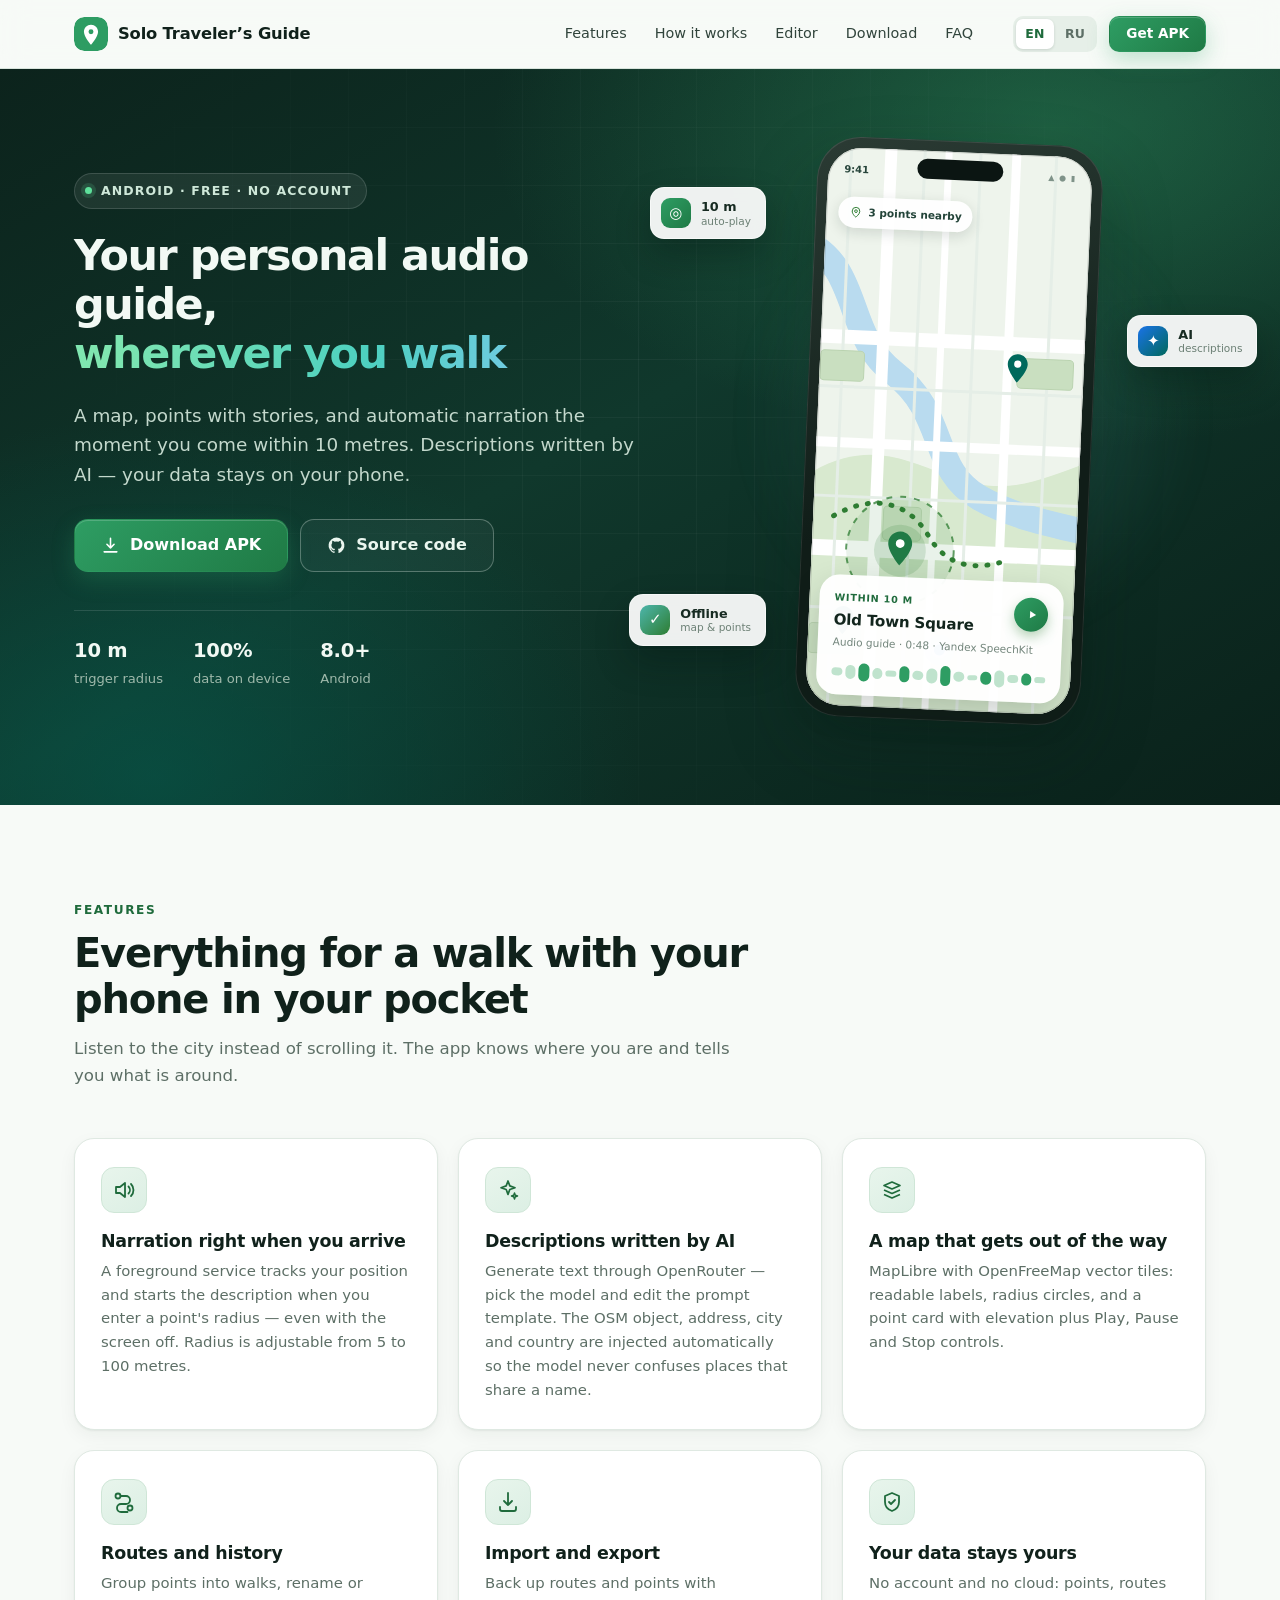
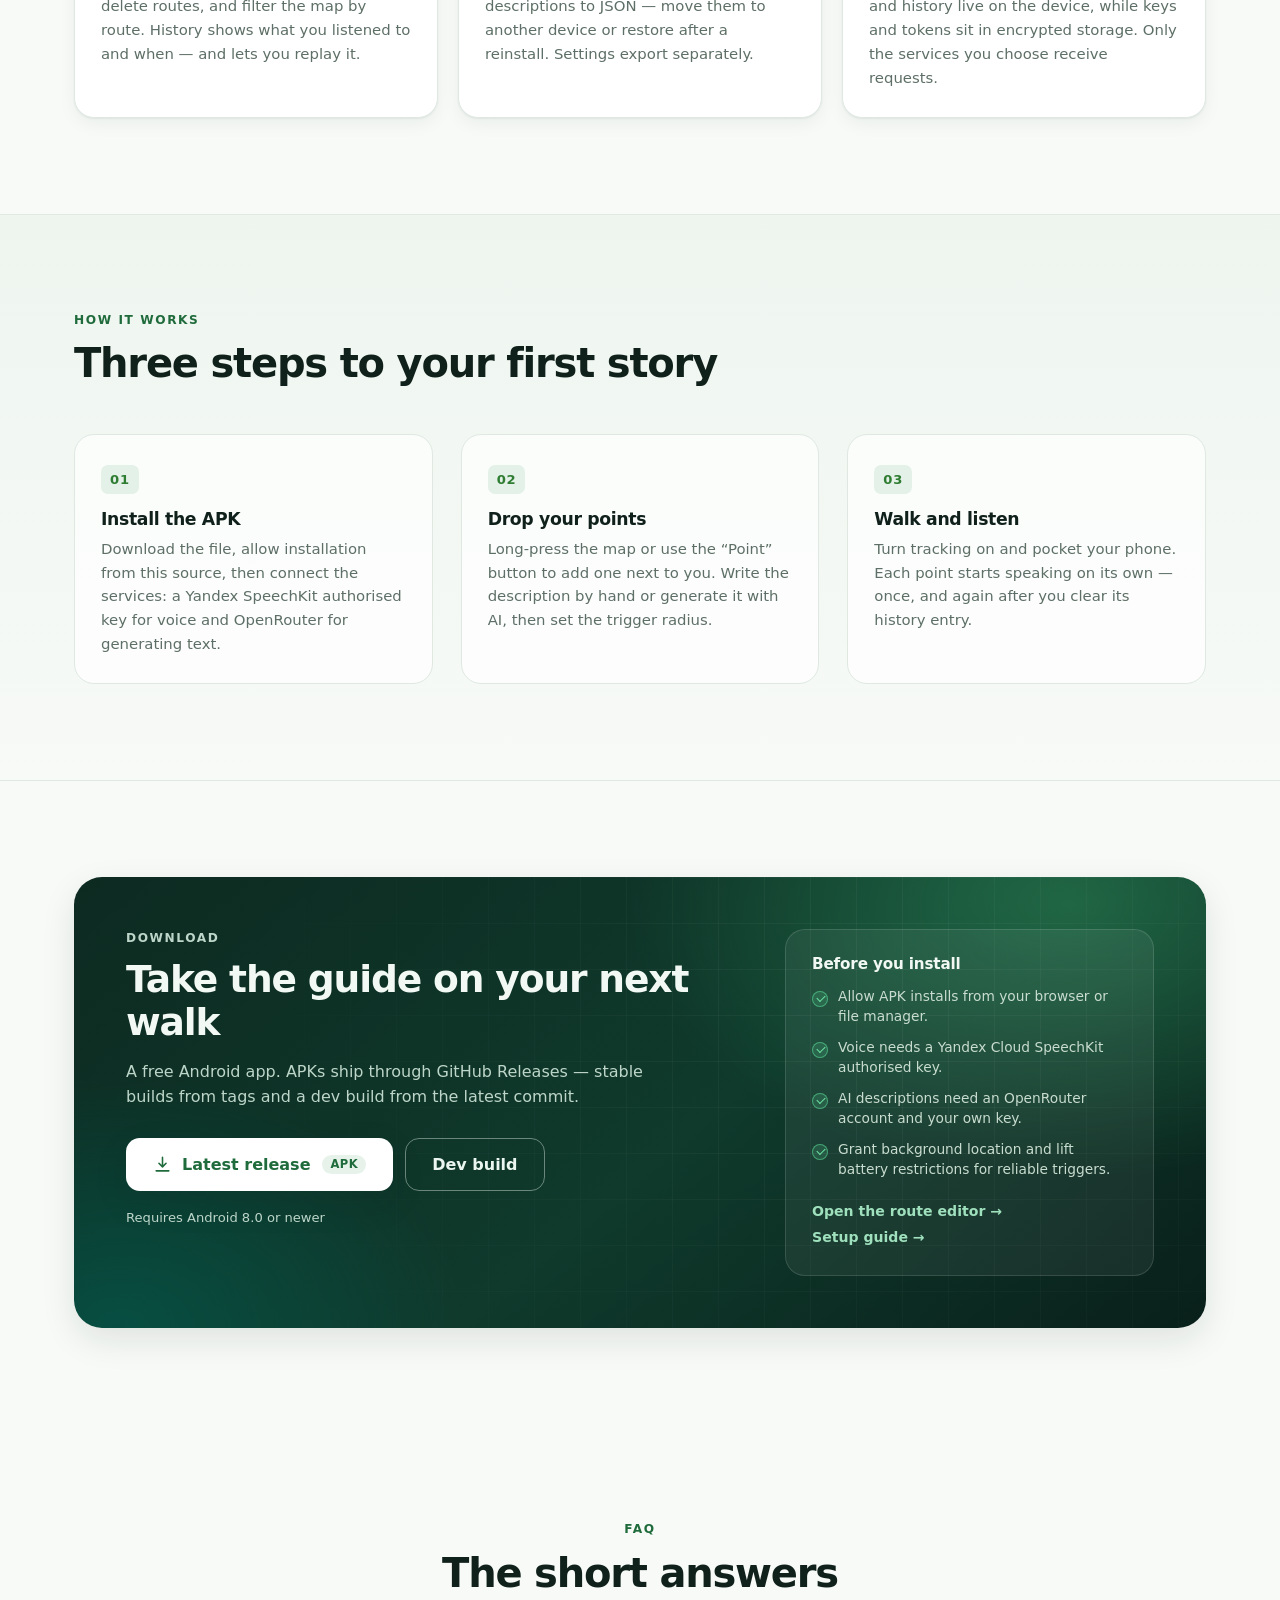
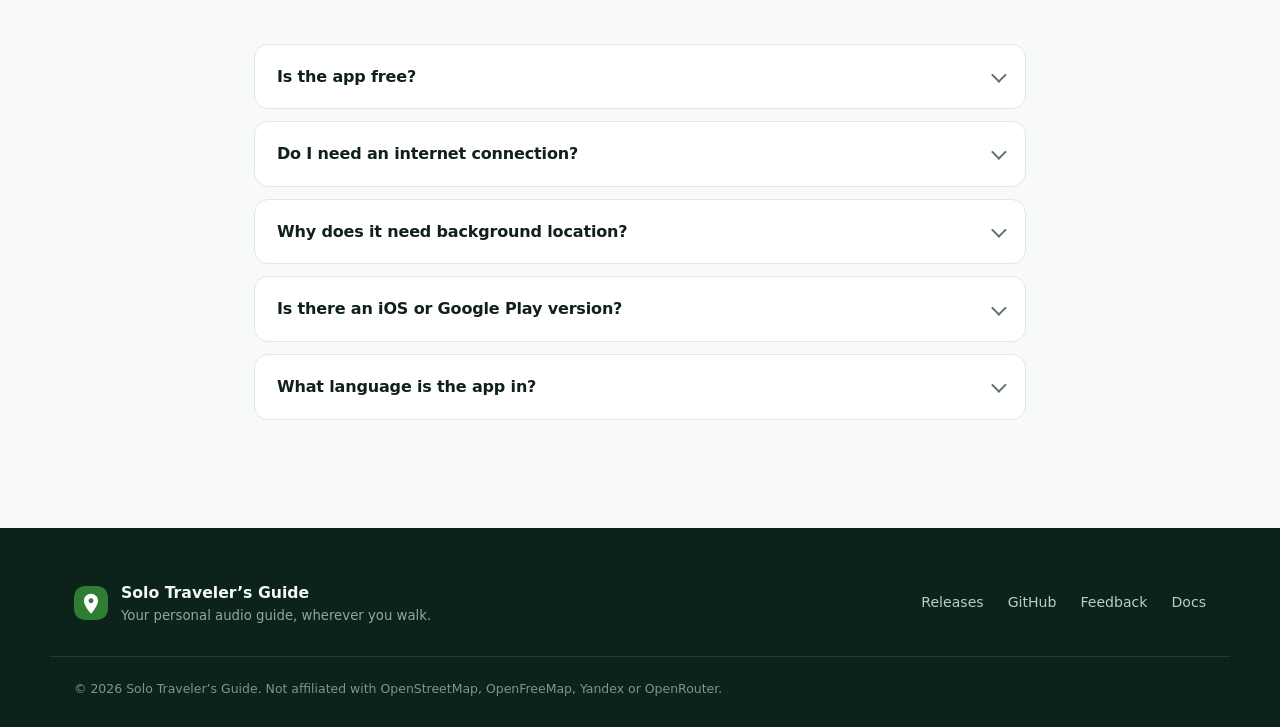
<file: site/index.html>
<!DOCTYPE html>
<html lang="en">
<head>
  <meta charset="utf-8">
  <meta name="viewport" content="width=device-width, initial-scale=1">
  <title>Solo Traveler’s Guide — your personal audio guide, wherever you walk</title>
  <meta name="description" content="Android travel companion: offline map, AI-written descriptions and automatic voice narration when you come within 10 metres of a point. Your data stays on your device.">
  <meta name="theme-color" content="#0e2a22">
  <link rel="icon" href="favicon.svg" type="image/svg+xml">
  <link rel="stylesheet" href="styles.css">
  <meta property="og:type" content="website">
  <meta property="og:title" content="Solo Traveler’s Guide — your personal audio guide, wherever you walk">
  <meta property="og:description" content="Offline map, AI descriptions and automatic narration within 10 metres. Free Android APK.">
  <meta property="og:image" content="https://evgenykon.github.io/travel-guide/og-cover.png">
  <meta property="og:url" content="https://evgenykon.github.io/travel-guide/">
  <meta name="twitter:card" content="summary_large_image">
</head>
<body>
<a class="skip-link" href="#main" data-ru="Перейти к содержимому">Skip to content</a>

<header class="site-header">
  <div class="wrap header-inner">
    <a class="brand" href="#top" aria-label="Solo Traveler’s Guide">
      <svg class="brand-mark" viewBox="0 0 40 40" aria-hidden="true">
        <rect width="40" height="40" rx="12" fill="url(#brandGrad)"/>
        <path d="M20 9c-4.6 0-8.3 3.7-8.3 8.3 0 6.2 8.3 15.4 8.3 15.4s8.3-9.2 8.3-15.4C28.3 12.7 24.6 9 20 9Zm0 11.2a2.9 2.9 0 1 1 0-5.8 2.9 2.9 0 0 1 0 5.8Z" fill="#fff"/>
        <defs>
          <linearGradient id="brandGrad" x1="0" y1="0" x2="40" y2="40">
            <stop stop-color="#2e9d63"/><stop offset="1" stop-color="#00695c"/>
          </linearGradient>
        </defs>
      </svg>
      <span>Solo Traveler’s Guide</span>
    </a>
    <nav class="nav" aria-label="Main">
      <a href="#features" data-ru="Возможности">Features</a>
      <a href="#how" data-ru="Как это работает">How it works</a>
      <a href="editor.html" data-ru="Конструктор">Editor</a>
      <a href="#download" data-ru="Скачать">Download</a>
      <a href="#faq" data-ru="Вопросы">FAQ</a>
    </nav>
    <div class="header-actions">
      <div class="lang-switch" role="group" aria-label="Language / Язык">
        <button type="button" data-lang="en" aria-pressed="true">EN</button>
        <button type="button" data-lang="ru" aria-pressed="false">RU</button>
      </div>
      <a class="btn btn-small btn-primary" href="https://github.com/evgenykon/travel-guide/releases" data-ru="Скачать APK">Get APK</a>
    </div>
  </div>
</header>

<main id="main">
  <section class="hero" id="top">
    <div class="hero-glow" aria-hidden="true"></div>
    <div class="wrap hero-inner">
      <div class="hero-copy">
        <p class="badge">
          <span class="dot" aria-hidden="true"></span>
          <span data-ru="Android · Бесплатно · Без аккаунта">Android · Free · No account</span>
        </p>
        <h1>
          <span data-ru="Ваш аудиогид">Your personal audio guide,</span>
          <span class="accent" data-ru="по любому маршруту">wherever you walk</span>
        </h1>
        <p class="lead" data-ru="Карта, точки с историями и автоматическая озвучка, когда вы подходите ближе 10 метров. Описания пишет ИИ, данные остаются на телефоне.">
          A map, points with stories, and automatic narration the moment you come within 10 metres.
          Descriptions written by AI — your data stays on your phone.
        </p>
        <div class="hero-cta">
          <a class="btn btn-primary btn-lg" id="download-primary" href="https://github.com/evgenykon/travel-guide/releases">
            <svg viewBox="0 0 24 24" aria-hidden="true"><path d="M12 3v12m0 0 4.5-4.5M12 15l-4.5-4.5M4 20h16" fill="none" stroke="currentColor" stroke-width="2" stroke-linecap="round" stroke-linejoin="round"/></svg>
            <span data-ru="Скачать APK">Download APK</span>
          </a>
          <a class="btn btn-ghost btn-lg" href="https://github.com/evgenykon/travel-guide" target="_blank" rel="noopener">
            <svg viewBox="0 0 24 24" aria-hidden="true"><path d="M12 2a10 10 0 0 0-3.16 19.49c.5.09.68-.22.68-.48v-1.7c-2.78.6-3.37-1.34-3.37-1.34-.45-1.16-1.11-1.47-1.11-1.47-.9-.62.07-.6.07-.6 1 .07 1.53 1.03 1.53 1.03.9 1.52 2.34 1.08 2.91.83.09-.65.35-1.09.63-1.34-2.22-.25-4.56-1.11-4.56-4.94 0-1.09.39-1.98 1.03-2.68-.1-.25-.45-1.27.1-2.64 0 0 .84-.27 2.75 1.02a9.6 9.6 0 0 1 5 0c1.91-1.29 2.75-1.02 2.75-1.02.55 1.37.2 2.39.1 2.64.64.7 1.03 1.59 1.03 2.68 0 3.84-2.35 4.68-4.58 4.93.36.31.68.92.68 1.85v2.74c0 .27.18.58.69.48A10 10 0 0 0 12 2Z" fill="currentColor"/></svg>
            <span data-ru="Исходный код">Source code</span>
          </a>
        </div>
        <ul class="hero-facts">
          <li><strong>10&nbsp;m</strong><span data-ru="радиус срабатывания">trigger radius</span></li>
          <li><strong>100%</strong><span data-ru="данных на устройстве">data on device</span></li>
          <li><strong>8.0+</strong><span data-ru="Android">Android</span></li>
        </ul>
      </div>

      <div class="hero-art" aria-hidden="true">
        <div class="phone">
          <div class="phone-notch"></div>
          <svg class="phone-map" viewBox="0 0 280 560" preserveAspectRatio="xMidYMid slice">
            <rect width="280" height="560" fill="#eef4ec"/>
            <path d="M0 330c55-38 96-20 138-6 62 21 92 2 142-18v254H0Z" fill="#d8e9cf"/>
            <path d="M-14 96c60 24 44 92 96 128 56 39 40 96 92 122 32 16 66 22 110 30" fill="none" stroke="#b9dbef" stroke-width="26" stroke-linecap="round"/>
            <g stroke="#ffffff" fill="none" stroke-linecap="round">
              <path d="M-20 190h320" stroke-width="14"/>
              <path d="M-20 296h320" stroke-width="10"/>
              <path d="M-20 402h320" stroke-width="16"/>
              <path d="M70 -20v600" stroke-width="12"/>
              <path d="M196 -20v600" stroke-width="9"/>
              <path d="M128 -20v600" stroke-width="7"/>
            </g>
            <g stroke="#e5eee7" fill="none" stroke-width="3">
              <path d="M-20 240h320"/><path d="M-20 350h320"/><path d="M-20 462h320"/>
              <path d="M30 -20v600"/><path d="M104 -20v600"/><path d="M160 -20v600"/><path d="M236 -20v600"/>
            </g>
            <g fill="#c9dfc0" stroke="#bad3b0">
              <rect x="8" y="204" width="44" height="30" rx="4"/>
              <rect x="78" y="358" width="38" height="34" rx="4"/>
              <rect x="206" y="204" width="56" height="30" rx="4"/>
              <rect x="206" y="462" width="48" height="28" rx="4"/>
              <rect x="8" y="478" width="52" height="30" rx="4"/>
            </g>
            <path d="M28 370c38-24 74-18 96 16 18 28 44 34 78 22" fill="none" stroke="#2e7d32" stroke-width="5" stroke-dasharray="1 11" stroke-linecap="round"/>
            <circle cx="96" cy="402" r="54" fill="#2e7d32" opacity=".10"/>
            <circle cx="96" cy="402" r="54" fill="none" stroke="#2e7d32" stroke-width="2" stroke-dasharray="6 8" opacity=".75"/>
            <g class="pin pin-a" transform="translate(96 402)">
              <circle r="26" fill="#2e7d32" opacity=".16" class="pulse"/>
              <path d="M0-19c-6.6 0-12 5.4-12 12 0 9 12 22 12 22s12-13 12-22c0-6.6-5.4-12-12-12Z" fill="#1f7a45"/>
              <circle cy="-7" r="4.4" fill="#fff"/>
            </g>
            <g class="pin pin-b" transform="translate(206 216)">
              <path d="M0-16c-5.5 0-10 4.5-10 10 0 7.5 10 18.5 10 18.5S10 1.5 10-6c0-5.5-4.5-10-10-10Z" fill="#00695c"/>
              <circle cy="-6" r="3.6" fill="#fff"/>
            </g>
            <g class="pin pin-c" transform="translate(42 476)">
              <path d="M0-16c-5.5 0-10 4.5-10 10 0 7.5 10 18.5 10 18.5S10 1.5 10-6c0-5.5-4.5-10-10-10Z" fill="#00695c"/>
              <circle cy="-6" r="3.6" fill="#fff"/>
            </g>
            <circle cx="140" cy="500" r="7" fill="#1a73e8" stroke="#fff" stroke-width="3"/>
            <circle cx="140" cy="500" r="15" fill="#1a73e8" opacity=".18"/>
          </svg>
          <div class="phone-top">
            <span>9:41</span>
            <span class="phone-top-icons">▲ ● ▮</span>
          </div>
          <div class="phone-chip">
            <svg viewBox="0 0 24 24" aria-hidden="true"><path d="M12 21s7-5.1 7-11a7 7 0 1 0-14 0c0 5.9 7 11 7 11Z" fill="none" stroke="currentColor" stroke-width="1.8"/><circle cx="12" cy="10" r="2.5" fill="none" stroke="currentColor" stroke-width="1.8"/></svg>
            <span data-ru="Рядом: 3 точки">3 points nearby</span>
          </div>
          <div class="phone-card">
            <div class="pc-head">
              <div>
                <p class="pc-kicker" data-ru="В радиусе 10 м">Within 10 m</p>
                <p class="pc-title">Old Town Square</p>
              </div>
              <div class="pc-play">
                <svg viewBox="0 0 24 24" aria-hidden="true"><path d="M9 6.5v11l9-5.5-9-5.5Z" fill="currentColor"/></svg>
              </div>
            </div>
            <p class="pc-sub" data-ru="Аудиогид · 0:48 · Yandex SpeechKit">Audio guide · 0:48 · Yandex SpeechKit</p>
            <div class="wave">
              <i></i><i></i><i></i><i></i><i></i><i></i><i></i><i></i><i></i><i></i><i></i><i></i><i></i><i></i><i></i><i></i>
            </div>
          </div>
        </div>
        <div class="float float-a">
          <span class="float-icon" aria-hidden="true">◎</span>
          <div><strong>10 m</strong><small data-ru="автозапуск">auto-play</small></div>
        </div>
        <div class="float float-b">
          <span class="float-icon float-icon-ai" aria-hidden="true">✦</span>
          <div><strong>AI</strong><small data-ru="описания">descriptions</small></div>
        </div>
        <div class="float float-c">
          <span class="float-icon float-icon-off" aria-hidden="true">✓</span>
          <div><strong data-ru="Офлайн">Offline</strong><small data-ru="карта и точки">map & points</small></div>
        </div>
      </div>
    </div>
  </section>

  <section class="section" id="features">
    <div class="wrap">
      <div class="section-head">
        <p class="eyebrow" data-ru="Возможности">Features</p>
        <h2 data-ru="Всё для прогулки без экрана">Everything for a walk with your phone in your pocket</h2>
        <p class="section-sub" data-ru="Слушайте город, а не листайте его. Приложение само понимает, где вы, и рассказывает то, что рядом.">
          Listen to the city instead of scrolling it. The app knows where you are and tells you what is around.
        </p>
      </div>

      <div class="grid">
        <article class="card">
          <div class="card-icon">
            <svg viewBox="0 0 24 24" aria-hidden="true"><path d="M4 9v6h4l5 4V5L8 9H4Z" fill="none" stroke="currentColor" stroke-width="1.8" stroke-linejoin="round"/><path d="M16.5 8.5a5 5 0 0 1 0 7M19 6a8.5 8.5 0 0 1 0 12" fill="none" stroke="currentColor" stroke-width="1.8" stroke-linecap="round"/></svg>
          </div>
          <h3 data-ru="Голос, когда вы рядом">Narration right when you arrive</h3>
          <p data-ru="Foreground-сервис следит за геопозицией и включает описание при входе в радиус точки — даже с выключенным экраном. Радиус настраивается от 5 до 100 метров.">
            A foreground service tracks your position and starts the description when you enter a point's radius — even with the screen off.
            Radius is adjustable from 5 to 100 metres.
          </p>
        </article>

        <article class="card">
          <div class="card-icon">
            <svg viewBox="0 0 24 24" aria-hidden="true"><path d="M12 3l1.8 4.9L19 9.7l-5.2 1.8L12 16.4l-1.8-4.9L5 9.7l5.2-1.8L12 3Z" fill="none" stroke="currentColor" stroke-width="1.7" stroke-linejoin="round"/><path d="M18.5 15l.8 2.2 2.2.8-2.2.8-.8 2.2-.8-2.2-2.2-.8 2.2-.8.8-2.2Z" fill="none" stroke="currentColor" stroke-width="1.5" stroke-linejoin="round"/></svg>
          </div>
          <h3 data-ru="Описания от ИИ">Descriptions written by AI</h3>
          <p data-ru="Сгенерируйте текст через OpenRouter: модель и шаблон промпта выбираются в настройках. OSM-объект, адрес, город и страна подставляются автоматически, чтобы модель не путала одноимённые места.">
            Generate text through OpenRouter — pick the model and edit the prompt template. The OSM object, address, city and country are injected
            automatically so the model never confuses places that share a name.
          </p>
        </article>

        <article class="card">
          <div class="card-icon">
            <svg viewBox="0 0 24 24" aria-hidden="true"><path d="M4 7.5 12 4l8 3.5-8 3.5-8-3.5Z" fill="none" stroke="currentColor" stroke-width="1.7" stroke-linejoin="round"/><path d="M4 12l8 3.5 8-3.5M4 16.5 12 20l8-3.5" fill="none" stroke="currentColor" stroke-width="1.7" stroke-linejoin="round"/></svg>
          </div>
          <h3 data-ru="Карта без лишнего">A map that gets out of the way</h3>
          <p data-ru="MapLibre с векторными тайлами OpenFreeMap: русские подписи, круги радиусов, мини-карточка точки с высотой и кнопками Play, Pause и Stop.">
            MapLibre with OpenFreeMap vector tiles: readable labels, radius circles, and a point card with elevation plus Play, Pause and Stop controls.
          </p>
        </article>

        <article class="card">
          <div class="card-icon">
            <svg viewBox="0 0 24 24" aria-hidden="true"><circle cx="6" cy="6" r="2.5" fill="none" stroke="currentColor" stroke-width="1.8"/><circle cx="18" cy="18" r="2.5" fill="none" stroke="currentColor" stroke-width="1.8"/><path d="M8.5 6H14a4 4 0 0 1 0 8H9a4 4 0 0 0 0 8h6.5" fill="none" stroke="currentColor" stroke-width="1.8" stroke-linecap="round"/></svg>
          </div>
          <h3 data-ru="Маршруты и история">Routes and history</h3>
          <p data-ru="Собирайте точки в прогулки, переименовывайте и удаляйте маршруты, фильтруйте карту по маршруту. История показывает, что и когда вы слушали, и даёт прослушать заново.">
            Group points into walks, rename or delete routes, and filter the map by route. History shows what you listened to and when — and lets you replay it.
          </p>
        </article>

        <article class="card">
          <div class="card-icon">
            <svg viewBox="0 0 24 24" aria-hidden="true"><path d="M12 3v12m0 0 4-4m-4 4-4-4M4 17v2a2 2 0 0 0 2 2h12a2 2 0 0 0 2-2v-2" fill="none" stroke="currentColor" stroke-width="1.8" stroke-linecap="round" stroke-linejoin="round"/></svg>
          </div>
          <h3 data-ru="Импорт и экспорт">Import and export</h3>
          <p data-ru="Резервная копия маршрутов и точек с описаниями в JSON — переносите на другое устройство или восстанавливайте после переустановки. Настройки экспортируются отдельно.">
            Back up routes and points with descriptions to JSON — move them to another device or restore after a reinstall. Settings export separately.
          </p>
        </article>

        <article class="card">
          <div class="card-icon">
            <svg viewBox="0 0 24 24" aria-hidden="true"><path d="M12 3 5 6v6c0 4.2 2.9 7.6 7 9 4.1-1.4 7-4.8 7-9V6l-7-3Z" fill="none" stroke="currentColor" stroke-width="1.8" stroke-linejoin="round"/><path d="m9 12 2 2 4-4" fill="none" stroke="currentColor" stroke-width="1.8" stroke-linecap="round" stroke-linejoin="round"/></svg>
          </div>
          <h3 data-ru="Данные остаются у вас">Your data stays yours</h3>
          <p data-ru="Ни аккаунта, ни облака: точки, маршруты и история хранятся локально, ключи и токены — в шифрованном хранилище. Наружу уходят только запросы к выбранным вами сервисам.">
            No account and no cloud: points, routes and history live on the device, while keys and tokens sit in encrypted storage.
            Only the services you choose receive requests.
          </p>
        </article>
      </div>
    </div>
  </section>

  <section class="section section-alt" id="how">
    <div class="wrap">
      <div class="section-head">
        <p class="eyebrow" data-ru="Как это работает">How it works</p>
        <h2 data-ru="Три шага до первой истории">Three steps to your first story</h2>
      </div>
      <ol class="steps">
        <li>
          <span class="step-num">01</span>
          <h3 data-ru="Установите APK">Install the APK</h3>
          <p data-ru="Скачайте файл, разрешите установку из этого источника и подключите сервисы: авторизованный ключ Yandex SpeechKit для голоса и OpenRouter для генерации текстов.">
            Download the file, allow installation from this source, then connect the services: a Yandex SpeechKit authorised key for voice
            and OpenRouter for generating text.
          </p>
        </li>
        <li>
          <span class="step-num">02</span>
          <h3 data-ru="Отметьте точки">Drop your points</h3>
          <p data-ru="Долгое нажатие на карте или кнопка «Точка» рядом с вами. Напишите описание вручную или сгенерируйте через ИИ и настройте радиус срабатывания.">
            Long-press the map or use the “Point” button to add one next to you. Write the description by hand or generate it with AI,
            then set the trigger radius.
          </p>
        </li>
        <li>
          <span class="step-num">03</span>
          <h3 data-ru="Идите и слушайте">Walk and listen</h3>
          <p data-ru="Включите слежение, спрячьте телефон в карман. У каждой точки голос включится сам — один раз, а повторно после сброса записи в истории.">
            Turn tracking on and pocket your phone. Each point starts speaking on its own — once, and again after you clear its history entry.
          </p>
        </li>
      </ol>
    </div>
  </section>

  <section class="section" id="download">
    <div class="wrap">
      <div class="download-card">
        <div class="download-copy">
          <p class="eyebrow eyebrow-light" data-ru="Загрузка">Download</p>
          <h2 data-ru="Возьмите гида в следующую прогулку">Take the guide on your next walk</h2>
          <p data-ru="Бесплатное Android-приложение. APK публикуется в GitHub Releases — стабильные версии по тегам и dev-сборка из последнего коммита.">
            A free Android app. APKs ship through GitHub Releases — stable builds from tags and a dev build from the latest commit.
          </p>
          <div class="download-actions">
            <a class="btn btn-light btn-lg" id="download-latest" href="https://github.com/evgenykon/travel-guide/releases">
              <svg viewBox="0 0 24 24" aria-hidden="true"><path d="M12 3v12m0 0 4.5-4.5M12 15l-4.5-4.5M4 20h16" fill="none" stroke="currentColor" stroke-width="2" stroke-linecap="round" stroke-linejoin="round"/></svg>
              <span data-ru="Последний релиз">Latest release</span>
              <span class="ver" id="latest-version">APK</span>
            </a>
            <a class="btn btn-outline-light btn-lg" id="download-dev" href="https://github.com/evgenykon/travel-guide/releases/download/dev-latest/travel-guide-dev-latest.apk">
              <span data-ru="Dev-сборка">Dev build</span>
            </a>
          </div>
          <p class="download-meta" id="release-meta" data-ru="Требуется Android 8.0 или новее">Requires Android 8.0 or newer</p>
        </div>

        <div class="download-side">
          <h3 data-ru="Перед установкой">Before you install</h3>
          <ul class="check-list">
            <li data-ru="Разрешите установку APK из браузера или файлового менеджера.">Allow APK installs from your browser or file manager.</li>
            <li data-ru="Для озвучки нужен авторизованный ключ Yandex Cloud SpeechKit.">Voice needs a Yandex Cloud SpeechKit authorised key.</li>
            <li data-ru="Для генерации описаний — аккаунт OpenRouter и собственный ключ.">AI descriptions need an OpenRouter account and your own key.</li>
            <li data-ru="Выдайте фоновую геолокацию и отключите ограничения батареи для стабильных срабатываний.">
              Grant background location and lift battery restrictions for reliable triggers.
            </li>
          </ul>
          <a class="text-link" href="editor.html" data-ru="Открыть конструктор маршрутов →">Open the route editor →</a>
          <br>
          <a class="text-link" href="https://github.com/evgenykon/travel-guide#readme" target="_blank" rel="noopener" data-ru="Инструкция по настройке →">Setup guide →</a>
        </div>
      </div>
    </div>
  </section>

  <section class="section" id="faq">
    <div class="wrap wrap-narrow">
      <div class="section-head">
        <p class="eyebrow" data-ru="Вопросы">FAQ</p>
        <h2 data-ru="Коротко о главном">The short answers</h2>
      </div>
      <details>
        <summary data-ru="Приложение бесплатное?">Is the app free?</summary>
        <p data-ru="Само приложение и его код бесплатны. Но озвучка и генерация описаний работают через ваши аккаунты Yandex Cloud и OpenRouter — эти сервисы тарифицируются отдельно.">
          The app and its source code are free. Voice and AI descriptions run through your own Yandex Cloud and OpenRouter accounts,
          which are billed separately.
        </p>
      </details>
      <details>
        <summary data-ru="Нужен ли интернет?">Do I need an internet connection?</summary>
        <p data-ru="Точки, маршруты и уже сгенерированное аудио работают без сети. Подгрузка тайлов карты, генерация новых описаний и синтез новой озвучки требуют подключения.">
          Points, routes and already generated audio work offline. Loading map tiles, generating new descriptions and synthesising new voice
          need a connection.
        </p>
      </details>
      <details>
        <summary data-ru="Почему нужна фоновая геолокация?">Why does it need background location?</summary>
        <p data-ru="Чтобы озвучивать точки, когда экран выключен, приложение запускает foreground-сервис с постоянным уведомлением. Без разрешения на фоновую геолокацию срабатывания будут пропускаться.">
          To narrate while the screen is off, the app runs a foreground service with a persistent notification. Without background location
          permission, triggers will be missed.
        </p>
      </details>
      <details>
        <summary data-ru="Есть ли версия для iOS или Google Play?">Is there an iOS or Google Play version?</summary>
        <p data-ru="Пока только Android APK из GitHub Releases. Обновления устанавливаются поверх старой версии и сохраняют данные и настройки.">
          Android APK from GitHub Releases only, for now. Updates install over the previous version and keep your data and settings.
        </p>
      </details>
      <details>
        <summary data-ru="На каком языке интерфейс приложения?">What language is the app in?</summary>
        <p data-ru="Интерфейс приложения сейчас на русском, а озвучка зависит от выбранного голоса Yandex SpeechKit. Этот сайт доступен на английском и русском.">
          The app interface is currently in Russian, while narration depends on the Yandex SpeechKit voice you pick. This site is available
          in English and Russian.
        </p>
      </details>
    </div>
  </section>
</main>

<footer class="site-footer">
  <div class="wrap footer-inner">
    <div class="footer-brand">
      <svg class="brand-mark" viewBox="0 0 40 40" aria-hidden="true">
        <rect width="40" height="40" rx="12" fill="#2e7d32"/>
        <path d="M20 9c-4.6 0-8.3 3.7-8.3 8.3 0 6.2 8.3 15.4 8.3 15.4s8.3-9.2 8.3-15.4C28.3 12.7 24.6 9 20 9Zm0 11.2a2.9 2.9 0 1 1 0-5.8 2.9 2.9 0 0 1 0 5.8Z" fill="#fff"/>
      </svg>
      <div>
        <p class="footer-title">Solo Traveler’s Guide</p>
        <p class="footer-note" data-ru="Ваш аудиогид по любому маршруту.">Your personal audio guide, wherever you walk.</p>
      </div>
    </div>
    <nav class="footer-links" aria-label="Footer">
      <a href="https://github.com/evgenykon/travel-guide/releases" target="_blank" rel="noopener" data-ru="Релизы">Releases</a>
      <a href="https://github.com/evgenykon/travel-guide" target="_blank" rel="noopener" data-ru="GitHub">GitHub</a>
      <a href="https://github.com/evgenykon/travel-guide/issues" target="_blank" rel="noopener" data-ru="Обратная связь">Feedback</a>
      <a href="https://github.com/evgenykon/travel-guide/blob/main/README.md" target="_blank" rel="noopener" data-ru="Документация">Docs</a>
    </nav>
  </div>
  <div class="wrap footer-bottom">
    <p>© <span id="year">2026</span> Solo Traveler’s Guide. <span data-ru="Не связано с OpenStreetMap, OpenFreeMap, Yandex или OpenRouter.">Not affiliated with OpenStreetMap, OpenFreeMap, Yandex or OpenRouter.</span></p>
  </div>
</footer>

<script src="app.js"></script>
</body>
</html>
</file>
<file: site/styles.css>
:root {
  --green-700: #1f6b3c;
  --green: #2e7d32;
  --green-500: #35a065;
  --teal: #00695c;
  --teal-light: #4db6ac;
  --blue: #1a73e8;
  --ink: #10211b;
  --ink-soft: #31443c;
  --muted: #5d6f66;
  --bg: #f7faf7;
  --card: #ffffff;
  --line: #dfe9e2;
  --line-strong: #cadbd0;
  --shadow-sm: 0 1px 2px rgba(16, 33, 27, .06), 0 6px 18px rgba(16, 33, 27, .05);
  --shadow-md: 0 12px 34px rgba(16, 33, 27, .10);
  --shadow-lg: 0 30px 70px rgba(9, 27, 20, .28);
  --radius: 20px;
  --radius-sm: 12px;
  --max: 1180px;
  --font: "Inter", "Segoe UI", system-ui, -apple-system, "Helvetica Neue", Arial, sans-serif;
}

* { box-sizing: border-box; }

html {
  scroll-behavior: smooth;
  scroll-padding-top: 88px;
  -webkit-text-size-adjust: 100%;
}

body {
  margin: 0;
  font-family: var(--font);
  color: var(--ink);
  background: var(--bg);
  line-height: 1.6;
  -webkit-font-smoothing: antialiased;
  text-rendering: optimizeLegibility;
  overflow-x: hidden;
}

img, svg { display: block; max-width: 100%; }
a { color: var(--green-700); text-decoration: none; }
p { margin: 0; }
h1, h2, h3 { margin: 0; line-height: 1.15; letter-spacing: -.02em; }
ul, ol { margin: 0; padding: 0; list-style: none; }

.wrap {
  width: 100%;
  max-width: var(--max);
  margin: 0 auto;
  padding: 0 24px;
}
.wrap-narrow { max-width: 820px; }

.skip-link {
  position: absolute;
  left: -9999px;
  top: 0;
  z-index: 100;
  background: var(--ink);
  color: #fff;
  padding: 10px 16px;
  border-radius: 0 0 10px 0;
}
.skip-link:focus { left: 0; }

/* ---------- Header ---------- */

.site-header {
  position: sticky;
  top: 0;
  z-index: 50;
  background: rgba(247, 250, 247, .82);
  border-bottom: 1px solid rgba(202, 219, 208, .7);
  backdrop-filter: saturate(150%) blur(14px);
  -webkit-backdrop-filter: saturate(150%) blur(14px);
}

.header-inner {
  display: flex;
  align-items: center;
  gap: 28px;
  min-height: 68px;
}

.brand {
  display: inline-flex;
  align-items: center;
  gap: 10px;
  color: var(--ink);
  font-weight: 700;
  font-size: 1.02rem;
  letter-spacing: -.01em;
  flex: none;
}
.brand-mark { width: 34px; height: 34px; border-radius: 10px; flex: none; }

.nav {
  display: flex;
  gap: 4px;
  margin-left: auto;
}
.nav a {
  color: var(--ink-soft);
  white-space: nowrap;
  font-size: .9rem;
  font-weight: 500;
  padding: 8px 12px;
  border-radius: 9px;
  transition: background .2s ease, color .2s ease;
}
.nav a:hover { background: #e8f1ea; color: var(--green-700); }

.header-actions { display: flex; align-items: center; gap: 12px; flex: none; }

.lang-switch {
  display: inline-flex;
  padding: 3px;
  gap: 2px;
  background: #e6efe8;
  border-radius: 10px;
}
.lang-switch button {
  font: inherit;
  font-size: .78rem;
  font-weight: 700;
  letter-spacing: .03em;
  color: var(--muted);
  background: transparent;
  border: 0;
  border-radius: 7px;
  padding: 5px 9px;
  cursor: pointer;
  transition: background .2s ease, color .2s ease;
}
.lang-switch button:hover { color: var(--green-700); }
.lang-switch button[aria-pressed="true"] {
  background: #fff;
  color: var(--green-700);
  box-shadow: 0 1px 3px rgba(16, 33, 27, .14);
}

/* ---------- Buttons ---------- */

.btn {
  display: inline-flex;
  align-items: center;
  justify-content: center;
  gap: 10px;
  font-weight: 600;
  font-size: .95rem;
  line-height: 1;
  padding: 13px 20px;
  border-radius: 12px;
  border: 1px solid transparent;
  transition: transform .18s ease, box-shadow .18s ease, background .18s ease, border-color .18s ease;
  white-space: nowrap;
  cursor: pointer;
}
.btn svg { width: 19px; height: 19px; flex: none; }
.btn-lg { padding: 16px 26px; font-size: 1rem; border-radius: 14px; }
.btn-small { padding: 10px 16px; font-size: .85rem; border-radius: 10px; }

.btn-primary {
  color: #fff;
  background: linear-gradient(135deg, #2e9d63, #1f7a45);
  box-shadow: 0 8px 22px rgba(46, 157, 99, .28), inset 0 1px 0 rgba(255, 255, 255, .18);
}
.btn-primary:hover { transform: translateY(-1px); box-shadow: 0 12px 28px rgba(46, 157, 99, .34); }

.btn-ghost {
  color: #eaf6ef;
  border-color: rgba(234, 246, 239, .3);
  background: rgba(255, 255, 255, .04);
}
.btn-ghost:hover { background: rgba(255, 255, 255, .1); border-color: rgba(234, 246, 239, .55); }

.btn-light { color: var(--green-700); background: #fff; box-shadow: var(--shadow-md); }
.btn-light:hover { transform: translateY(-1px); }

.btn-outline-light { color: #eaf6ef; border-color: rgba(234, 246, 239, .42); }
.btn-outline-light:hover { background: rgba(255, 255, 255, .1); }

.ver {
  font-size: .72rem;
  font-weight: 700;
  letter-spacing: .04em;
  padding: 4px 8px;
  border-radius: 999px;
  background: #e7f3ea;
  color: var(--green-700);
  margin-left: 2px;
}
.ver:empty { display: none; }

/* ---------- Hero ---------- */

.hero {
  position: relative;
  overflow: hidden;
  color: #f2f9f4;
  background:
    radial-gradient(900px 520px at 82% 8%, rgba(53, 160, 101, .38), transparent 62%),
    radial-gradient(760px 560px at 12% 96%, rgba(0, 105, 92, .42), transparent 64%),
    linear-gradient(150deg, #0c231c 0%, #10382c 48%, #0a211a 100%);
}

.hero::before {
  content: "";
  position: absolute;
  inset: 0;
  background-image:
    linear-gradient(rgba(255, 255, 255, .045) 1px, transparent 1px),
    linear-gradient(90deg, rgba(255, 255, 255, .045) 1px, transparent 1px);
  background-size: 58px 58px;
  mask-image: radial-gradient(circle at 50% 40%, #000 0%, transparent 78%);
  -webkit-mask-image: radial-gradient(circle at 50% 40%, #000 0%, transparent 78%);
  pointer-events: none;
}

.hero-glow {
  position: absolute;
  width: 460px;
  height: 460px;
  right: 6%;
  top: 16%;
  background: radial-gradient(circle, rgba(77, 182, 172, .28), transparent 68%);
  filter: blur(20px);
  pointer-events: none;
}

.hero-inner {
  position: relative;
  display: grid;
  grid-template-columns: minmax(0, 1.05fr) minmax(0, .95fr);
  align-items: center;
  gap: 48px;
  padding-top: 72px;
  padding-bottom: 84px;
}

.hero-copy { max-width: 600px; }

.badge {
  display: inline-flex;
  align-items: center;
  gap: 9px;
  font-size: .78rem;
  font-weight: 600;
  letter-spacing: .09em;
  text-transform: uppercase;
  color: #cfe8d9;
  background: rgba(255, 255, 255, .07);
  border: 1px solid rgba(255, 255, 255, .14);
  border-radius: 999px;
  padding: 7px 14px 7px 10px;
  margin-bottom: 22px;
}
.badge .dot {
  width: 7px;
  height: 7px;
  border-radius: 50%;
  background: #5ee09b;
  box-shadow: 0 0 0 4px rgba(94, 224, 155, .16);
}

.hero h1 {
  font-size: clamp(2.35rem, 5.1vw, 3.85rem);
  font-weight: 800;
  letter-spacing: -.035em;
  margin-bottom: 22px;
}
.hero h1 span { display: block; }
html[lang="en"] .hero h1 { font-size: clamp(1.8rem, 3.35vw, 2.9rem); }
.hero h1 .accent {
  background: linear-gradient(100deg, #7fe6b0 6%, #4dd0c0 52%, #8fc7ff 100%);
  -webkit-background-clip: text;
  background-clip: text;
  color: transparent;
}

.lead {
  font-size: clamp(1.02rem, 1.5vw, 1.15rem);
  color: #c3d8cc;
  max-width: 52ch;
  margin-bottom: 30px;
}

.hero-cta { display: flex; flex-wrap: wrap; gap: 12px; margin-bottom: 38px; }

.hero-facts {
  display: flex;
  flex-wrap: wrap;
  gap: 30px;
  padding-top: 24px;
  border-top: 1px solid rgba(255, 255, 255, .12);
}
.hero-facts li { display: flex; flex-direction: column; gap: 2px; }
.hero-facts strong { font-size: 1.22rem; font-weight: 700; letter-spacing: -.01em; }
.hero-facts span { font-size: .82rem; color: #9fb9ab; }

/* ---------- Hero art / phone ---------- */

.hero-art {
  position: relative;
  display: flex;
  justify-content: center;
  align-items: center;
  min-height: 560px;
}

.phone {
  position: relative;
  width: 286px;
  height: 580px;
  border-radius: 44px;
  padding: 11px;
  background: linear-gradient(160deg, #2b3b34, #101d18 60%);
  box-shadow: var(--shadow-lg), inset 0 0 0 1px rgba(255, 255, 255, .1);
  transform: rotate(2.5deg);
  z-index: 2;
}
.phone::after {
  content: "";
  position: absolute;
  inset: 11px;
  border-radius: 34px;
  box-shadow: inset 0 0 0 1px rgba(0, 0, 0, .14);
  pointer-events: none;
  z-index: 4;
}
.phone-notch {
  position: absolute;
  top: 19px;
  left: 50%;
  transform: translateX(-50%);
  width: 86px;
  height: 20px;
  border-radius: 999px;
  background: #0b1512;
  z-index: 5;
}
.phone-map {
  width: 100%;
  height: 100%;
  border-radius: 34px;
  overflow: hidden;
  background: #eef4ec;
}

.phone-top {
  position: absolute;
  top: 25px;
  left: 27px;
  right: 27px;
  display: flex;
  justify-content: space-between;
  align-items: center;
  font-size: .62rem;
  font-weight: 700;
  color: #26443a;
  z-index: 6;
}
.phone-top-icons { font-size: .5rem; letter-spacing: .12em; opacity: .55; }

.phone-chip {
  position: absolute;
  top: 60px;
  left: 23px;
  display: inline-flex;
  align-items: center;
  gap: 6px;
  padding: 7px 11px;
  font-size: .66rem;
  font-weight: 600;
  color: #234439;
  background: rgba(255, 255, 255, .94);
  border-radius: 999px;
  box-shadow: 0 4px 14px rgba(16, 33, 27, .14);
  z-index: 6;
}
.phone-chip svg { width: 13px; height: 13px; color: var(--green); }

.phone-card {
  position: absolute;
  left: 21px;
  right: 21px;
  bottom: 22px;
  padding: 15px 15px 13px;
  background: rgba(255, 255, 255, .97);
  border-radius: 20px;
  box-shadow: 0 14px 32px rgba(16, 33, 27, .2);
  z-index: 6;
}
.pc-head { display: flex; align-items: flex-start; justify-content: space-between; gap: 10px; }
.pc-kicker {
  font-size: .6rem;
  font-weight: 700;
  letter-spacing: .08em;
  text-transform: uppercase;
  color: var(--green-700);
  margin-bottom: 3px;
}
.pc-title { font-size: .94rem; font-weight: 700; color: #12251d; letter-spacing: -.01em; }
.pc-sub { font-size: .66rem; color: #72857b; margin-top: 2px; }
.pc-play {
  flex: none;
  width: 34px;
  height: 34px;
  border-radius: 50%;
  display: grid;
  place-items: center;
  color: #fff;
  background: linear-gradient(135deg, #2e9d63, #1f7a45);
  box-shadow: 0 5px 12px rgba(46, 125, 50, .34);
}
.pc-play svg { width: 16px; height: 16px; margin-left: 1px; }
.wave {
  display: flex;
  align-items: center;
  gap: 3px;
  height: 20px;
  margin-top: 11px;
}
.wave i {
  flex: 1;
  height: 4px;
  border-radius: 999px;
  background: #bfe3cd;
}
.wave i:nth-child(3n) { background: #2e9d63; animation: none; }
.wave i:nth-child(1) { height: 8px; }
.wave i:nth-child(2) { height: 14px; }
.wave i:nth-child(3) { height: 18px; }
.wave i:nth-child(4) { height: 11px; }
.wave i:nth-child(5) { height: 6px; }
.wave i:nth-child(6) { height: 16px; }
.wave i:nth-child(7) { height: 9px; }
.wave i:nth-child(8) { height: 15px; }
.wave i:nth-child(9) { height: 20px; }
.wave i:nth-child(10) { height: 10px; }
.wave i:nth-child(11) { height: 5px; }
.wave i:nth-child(12) { height: 13px; }
.wave i:nth-child(13) { height: 17px; }
.wave i:nth-child(14) { height: 8px; }
.wave i:nth-child(15) { height: 12px; }
.wave i:nth-child(16) { height: 6px; }

.pin .pulse {
  transform-origin: center;
  animation: pulse 2.8s ease-out infinite;
}
@keyframes pulse {
  0% { transform: scale(.55); opacity: .55; }
  70% { transform: scale(1.5); opacity: 0; }
  100% { transform: scale(1.5); opacity: 0; }
}

.float {
  position: absolute;
  display: flex;
  align-items: center;
  gap: 10px;
  padding: 10px 14px 10px 10px;
  background: rgba(255, 255, 255, .93);
  border: 1px solid rgba(255, 255, 255, .6);
  border-radius: 14px;
  box-shadow: 0 16px 34px rgba(4, 18, 12, .3);
  color: #172b22;
  z-index: 3;
  backdrop-filter: blur(8px);
  -webkit-backdrop-filter: blur(8px);
  animation: bob 7s ease-in-out infinite;
}
.float div { display: flex; flex-direction: column; line-height: 1.2; }
.float strong { font-size: .8rem; font-weight: 700; }
.float small { font-size: .66rem; color: #6c8075; }
.float-icon {
  display: grid;
  place-items: center;
  width: 30px;
  height: 30px;
  border-radius: 9px;
  font-size: .95rem;
  font-weight: 700;
  color: #fff;
  background: linear-gradient(135deg, #2e9d63, #1f7a45);
  flex: none;
}
.float-icon-ai { background: linear-gradient(135deg, #1a73e8, #00695c); }
.float-icon-off { background: linear-gradient(135deg, #4db6ac, #2e7d32); }

.float-a { top: 8%; left: -8%; animation-delay: -1s; }
.float-b { top: 30%; right: -10%; animation-delay: -3s; }
.float-c { bottom: 13%; left: -12%; animation-delay: -5s; }

@keyframes bob {
  0%, 100% { transform: translateY(0); }
  50% { transform: translateY(-9px); }
}

/* ---------- Sections ---------- */

.section { padding: 96px 0; }
.section-alt {
  background: linear-gradient(180deg, #eef5ef, #f7faf7);
  border-top: 1px solid var(--line);
  border-bottom: 1px solid var(--line);
}

.section-head { max-width: 680px; margin-bottom: 48px; }
.section-head h2 {
  font-size: clamp(1.75rem, 3.2vw, 2.5rem);
  font-weight: 800;
  letter-spacing: -.03em;
  margin: 10px 0 14px;
}
.section-sub { color: var(--muted); font-size: 1.04rem; }

.eyebrow {
  font-size: .76rem;
  font-weight: 700;
  letter-spacing: .13em;
  text-transform: uppercase;
  color: var(--green-700);
}
.eyebrow-light { color: #9fe0bd; }

.grid {
  display: grid;
  grid-template-columns: repeat(3, minmax(0, 1fr));
  gap: 20px;
}

.card {
  background: var(--card);
  border: 1px solid var(--line);
  border-radius: var(--radius);
  padding: 28px 26px 26px;
  box-shadow: var(--shadow-sm);
  transition: transform .22s ease, box-shadow .22s ease, border-color .22s ease;
}
.card:hover { transform: translateY(-3px); box-shadow: var(--shadow-md); border-color: var(--line-strong); }

.card-icon {
  display: grid;
  place-items: center;
  width: 46px;
  height: 46px;
  border-radius: 13px;
  margin-bottom: 18px;
  color: var(--green-700);
  background: linear-gradient(145deg, #e8f5ec, #dcefe4);
  border: 1px solid #cfe6d7;
}
.card-icon svg { width: 24px; height: 24px; }
.card h3 { font-size: 1.09rem; font-weight: 700; margin-bottom: 9px; letter-spacing: -.015em; }
.card p { font-size: .93rem; color: var(--muted); }

/* ---------- Steps ---------- */

.steps {
  display: grid;
  grid-template-columns: repeat(3, minmax(0, 1fr));
  gap: 28px;
  counter-reset: step;
}
.steps li {
  position: relative;
  padding: 30px 26px 26px;
  background: rgba(255, 255, 255, .72);
  border: 1px solid var(--line);
  border-radius: var(--radius);
}
.step-num {
  display: inline-block;
  font-size: .82rem;
  font-weight: 800;
  letter-spacing: .06em;
  color: var(--green);
  padding: 4px 9px;
  border-radius: 7px;
  background: #e4f1e8;
  margin-bottom: 16px;
}
.steps h3 { font-size: 1.08rem; margin-bottom: 8px; }
.steps p { font-size: .93rem; color: var(--muted); }

/* ---------- Download ---------- */

.download-card {
  position: relative;
  overflow: hidden;
  display: grid;
  grid-template-columns: minmax(0, 1.25fr) minmax(0, .75fr);
  gap: 44px;
  padding: 52px;
  border-radius: 28px;
  color: #f2f9f4;
  background:
    radial-gradient(680px 420px at 88% 6%, rgba(53, 160, 101, .45), transparent 65%),
    radial-gradient(520px 380px at 4% 100%, rgba(0, 105, 92, .5), transparent 66%),
    linear-gradient(140deg, #0d2a21, #0f3a2c 55%, #09201a);
  box-shadow: var(--shadow-md);
}
.download-card::after {
  content: "";
  position: absolute;
  inset: 0;
  background-image:
    linear-gradient(rgba(255, 255, 255, .05) 1px, transparent 1px),
    linear-gradient(90deg, rgba(255, 255, 255, .05) 1px, transparent 1px);
  background-size: 46px 46px;
  mask-image: radial-gradient(circle at 70% 30%, #000, transparent 76%);
  -webkit-mask-image: radial-gradient(circle at 70% 30%, #000, transparent 76%);
  pointer-events: none;
}
.download-copy, .download-side { position: relative; z-index: 1; }
.download-copy h2 {
  font-size: clamp(1.7rem, 3vw, 2.35rem);
  font-weight: 800;
  letter-spacing: -.03em;
  margin: 10px 0 14px;
}
.download-copy > p { color: #bdd6c9; max-width: 54ch; }
.download-actions { display: flex; flex-wrap: wrap; gap: 12px; margin: 28px 0 16px; }
.download-meta { font-size: .82rem; color: #93b3a3; }

.download-side {
  align-self: center;
  padding: 26px;
  background: rgba(255, 255, 255, .06);
  border: 1px solid rgba(255, 255, 255, .13);
  border-radius: 20px;
}
.download-side h3 { font-size: .95rem; margin-bottom: 14px; letter-spacing: -.01em; }
.check-list { display: grid; gap: 11px; margin-bottom: 18px; }
.check-list li {
  position: relative;
  padding-left: 26px;
  font-size: .86rem;
  color: #c8dccf;
  line-height: 1.45;
}
.check-list li::before {
  content: "";
  position: absolute;
  left: 0;
  top: 4px;
  width: 16px;
  height: 16px;
  border-radius: 50%;
  background: rgba(94, 224, 155, .16);
  box-shadow: inset 0 0 0 1px rgba(94, 224, 155, .55);
}
.check-list li::after {
  content: "";
  position: absolute;
  left: 4.5px;
  top: 7.5px;
  width: 7px;
  height: 4px;
  border-left: 1.6px solid #6ee6a5;
  border-bottom: 1.6px solid #6ee6a5;
  transform: rotate(-45deg);
}
.text-link { font-size: .88rem; font-weight: 600; color: #9fe0bd; }
.text-link:hover { color: #fff; }

/* ---------- FAQ ---------- */

.wrap-narrow .section-head { margin-left: auto; margin-right: auto; text-align: center; }

details {
  background: var(--card);
  border: 1px solid var(--line);
  border-radius: 14px;
  padding: 0 22px;
  margin-bottom: 12px;
  transition: border-color .2s ease, box-shadow .2s ease;
}
details[open] { border-color: var(--line-strong); box-shadow: var(--shadow-sm); }
summary {
  list-style: none;
  cursor: pointer;
  display: flex;
  align-items: center;
  justify-content: space-between;
  gap: 16px;
  padding: 19px 0;
  font-weight: 600;
  font-size: 1rem;
  letter-spacing: -.01em;
}
summary::-webkit-details-marker { display: none; }
summary::after {
  content: "";
  flex: none;
  width: 9px;
  height: 9px;
  border-right: 2px solid var(--muted);
  border-bottom: 2px solid var(--muted);
  transform: rotate(45deg) translateY(-2px);
  transition: transform .2s ease;
}
details[open] summary::after { transform: rotate(-135deg) translateY(-2px); }
details p { padding: 0 0 20px; color: var(--muted); font-size: .94rem; max-width: 68ch; }

/* ---------- Footer ---------- */

.site-footer {
  background: #0c231c;
  color: #b9cfc2;
  padding: 52px 0 28px;
}
.footer-inner {
  display: flex;
  flex-wrap: wrap;
  justify-content: space-between;
  align-items: center;
  gap: 28px;
  padding-bottom: 30px;
  border-bottom: 1px solid rgba(255, 255, 255, .1);
}
.footer-brand { display: flex; align-items: center; gap: 13px; }
.footer-title { color: #f2f9f4; font-weight: 700; font-size: .98rem; }
.footer-note { font-size: .83rem; color: #8fa99a; }
.footer-links { display: flex; flex-wrap: wrap; gap: 8px 24px; }
.footer-links a { color: #b9cfc2; font-size: .88rem; transition: color .2s ease; }
.footer-links a:hover { color: #fff; }
.footer-bottom { padding-top: 22px; }
.footer-bottom p { font-size: .78rem; color: #7c9688; }

/* ---------- Responsive ---------- */

@media (max-width: 1100px) {
  .float { display: none; }
}

@media (max-width: 1020px) {
  .hero-inner { gap: 24px; }
  .grid { grid-template-columns: repeat(2, minmax(0, 1fr)); }
  .download-card { grid-template-columns: 1fr; gap: 32px; padding: 42px; }
  .download-side { max-width: 560px; }
}

@media (max-width: 1180px) {
  .nav { display: none; }
  .header-actions { margin-left: auto; }
}

@media (max-width: 860px) {
  .hero-inner {
    grid-template-columns: 1fr;
    padding-top: 52px;
    padding-bottom: 64px;
    gap: 44px;
  }
  .hero-copy { max-width: 640px; }
  .hero-art { min-height: 520px; }
  .phone { transform: rotate(1.6deg) scale(.94); }
  .float-a { left: 4%; }
  .float-b { right: 2%; }
  .float-c { left: 0; }
  .steps { grid-template-columns: 1fr; gap: 14px; }
  .section { padding: 72px 0; }
}

@media (max-width: 620px) {
  .wrap { padding: 0 18px; }
  .header-inner { min-height: 60px; gap: 14px; }
  .brand span { display: none; }
  .btn-small { padding: 9px 12px; font-size: .78rem; }
  .hero h1 { font-size: clamp(2rem, 9vw, 2.7rem); }
  html[lang="ru"] .hero h1 { font-size: 1.9rem; }
  .hero-facts { gap: 16px 20px; }
  .hero-facts strong { font-size: 1.1rem; }
  .hero-facts span { font-size: .75rem; }
  .hero-art { min-height: 470px; }
  .phone { width: 248px; height: 506px; border-radius: 38px; padding: 9px; }
  .phone-map, .phone::after { border-radius: 30px; }
  .phone::after { inset: 9px; }
  .phone-card { left: 16px; right: 16px; bottom: 16px; padding: 13px; }
  .pc-title { font-size: .86rem; }
  .float { padding: 8px 11px 8px 8px; }
  .float strong { font-size: .74rem; }
  .float small { font-size: .6rem; }
  .float-icon { width: 26px; height: 26px; font-size: .8rem; }
  .float-a { top: 2%; left: -2%; }
  .float-b { top: 26%; right: -3%; }
  .float-c { bottom: 9%; left: -3%; }
  .grid { grid-template-columns: 1fr; }
  .download-card { padding: 30px 22px; border-radius: 22px; }
  .download-side { padding: 20px; }
  .btn-lg { width: 100%; }
  .hero-cta .btn { width: 100%; }
  .footer-inner { flex-direction: column; align-items: flex-start; }
}

@media (prefers-reduced-motion: reduce) {
  html { scroll-behavior: auto; }
  *, *::before, *::after {
    animation-duration: .001ms !important;
    animation-iteration-count: 1 !important;
    transition-duration: .001ms !important;
  }
}
</file>
